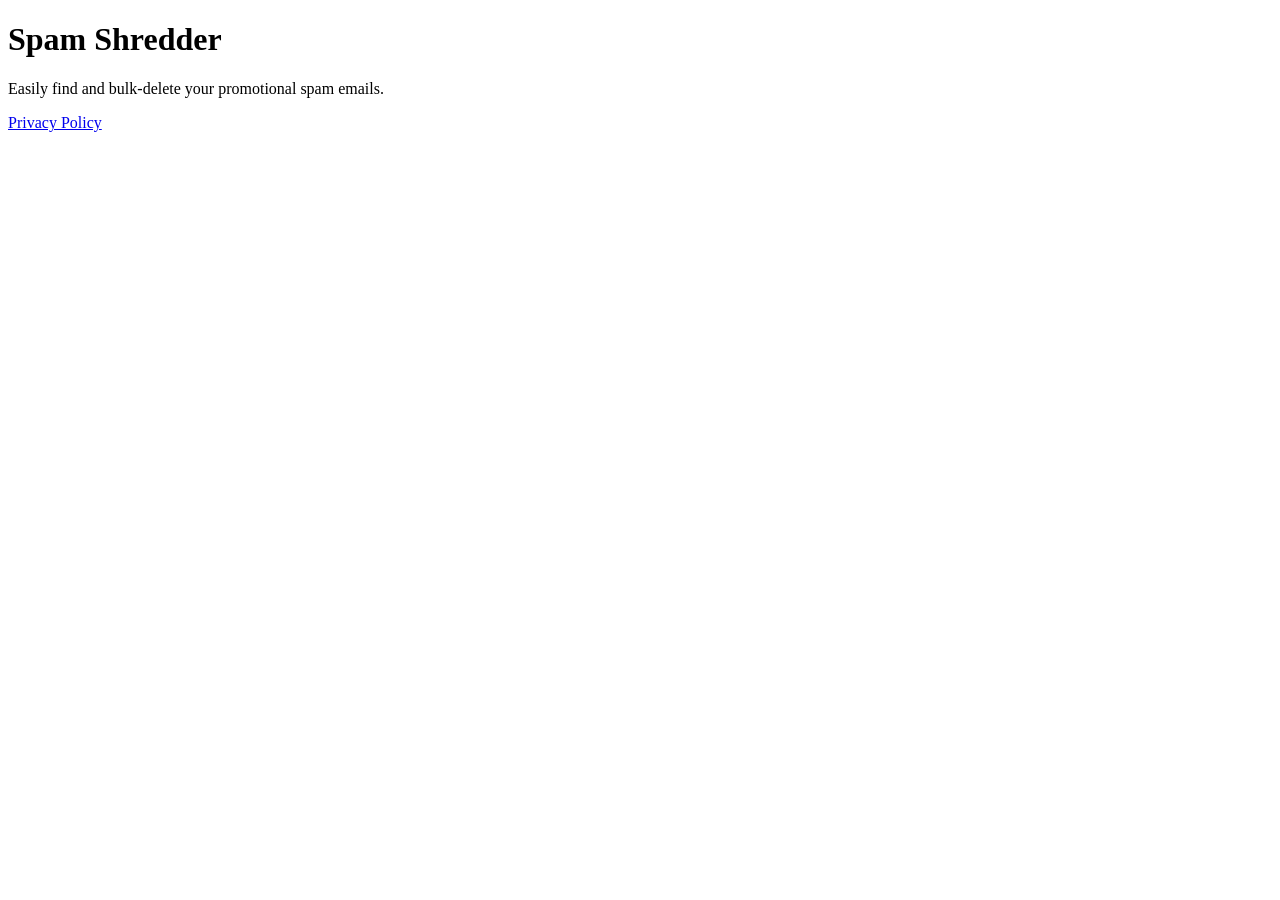
<file: index.html>
<!DOCTYPE html>
<html lang="en">
<head>
    <meta charset="UTF-8">
    <title>Spam Shredder</title>
    <meta name="google-site-verification" content="kO_IOALw2eOtfeAsQUVSgMB3AZ-co98NNyhjLirMtd8" />
</head>
<body>
    <h1>Spam Shredder</h1>
    <p>Easily find and bulk-delete your promotional spam emails.</p>
    <a href="/SpamShredder/PRIVACY.md">Privacy Policy</a>
</body>
</html>
</file>
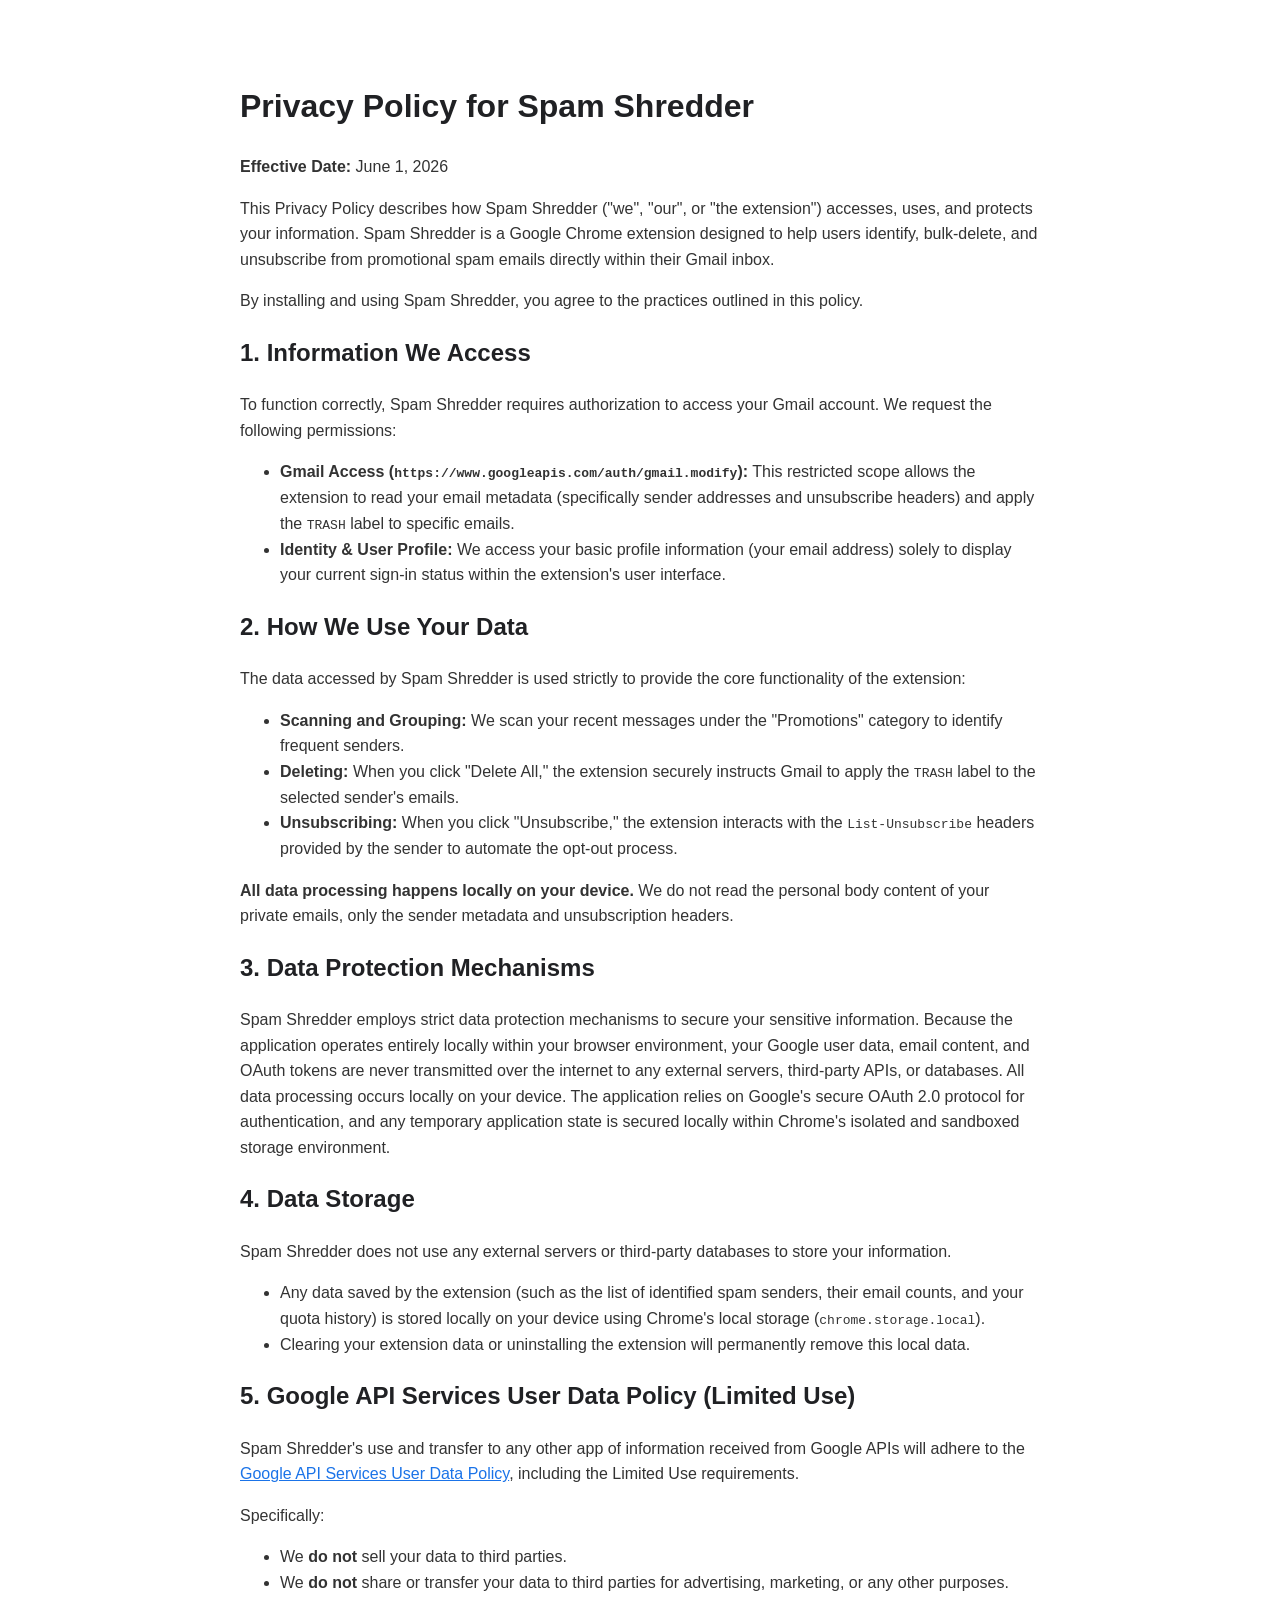
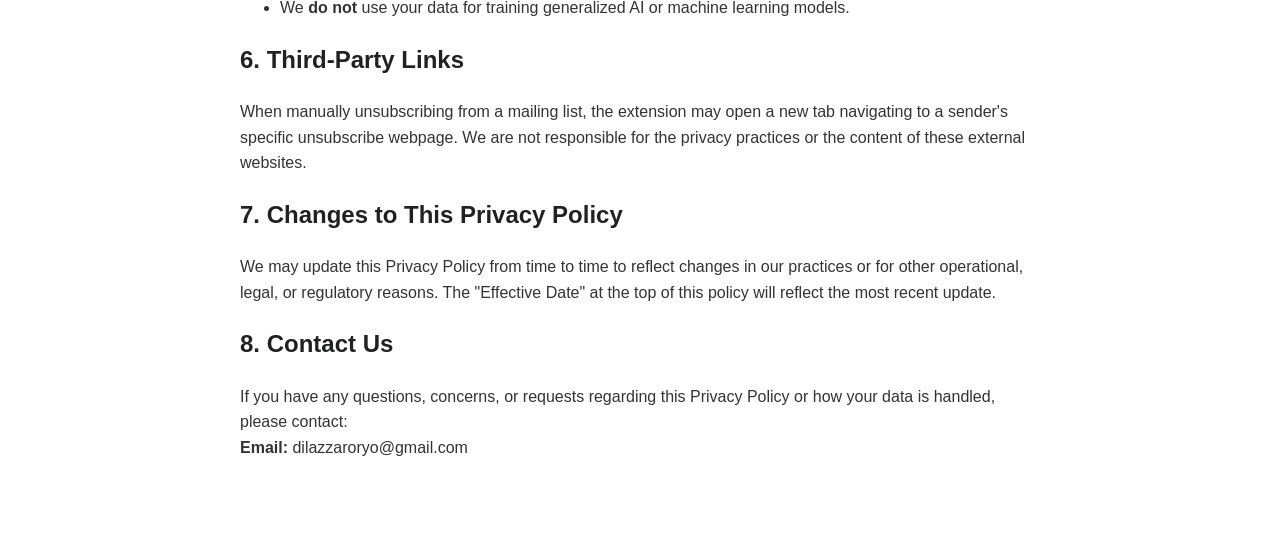
<file: privacy.html>
<!DOCTYPE html>
<html lang="en">
<head>
    <meta charset="UTF-8">
    <meta name="viewport" content="width=device-width, initial-scale=1.0">
    <title>Privacy Policy - Spam Shredder</title>
    <style>
        body { font-family: Arial, sans-serif; line-height: 1.6; max-width: 800px; margin: 40px auto; padding: 20px; color: #333; }
        h1, h2 { color: #202124; }
        a { color: #1a73e8; }
    </style>
</head>
<body>

    <h1>Privacy Policy for Spam Shredder</h1>
    <p><strong>Effective Date:</strong> June 1, 2026</p>

    <p>This Privacy Policy describes how Spam Shredder ("we", "our", or "the extension") accesses, uses, and protects your information. Spam Shredder is a Google Chrome extension designed to help users identify, bulk-delete, and unsubscribe from promotional spam emails directly within their Gmail inbox.</p>
    <p>By installing and using Spam Shredder, you agree to the practices outlined in this policy.</p>

    <h2>1. Information We Access</h2>
    <p>To function correctly, Spam Shredder requires authorization to access your Gmail account. We request the following permissions:</p>
    <ul>
        <li><strong>Gmail Access (<code>https://www.googleapis.com/auth/gmail.modify</code>):</strong> This restricted scope allows the extension to read your email metadata (specifically sender addresses and unsubscribe headers) and apply the <code>TRASH</code> label to specific emails.</li>
        <li><strong>Identity & User Profile:</strong> We access your basic profile information (your email address) solely to display your current sign-in status within the extension's user interface.</li>
    </ul>

    <h2>2. How We Use Your Data</h2>
    <p>The data accessed by Spam Shredder is used strictly to provide the core functionality of the extension:</p>
    <ul>
        <li><strong>Scanning and Grouping:</strong> We scan your recent messages under the "Promotions" category to identify frequent senders.</li>
        <li><strong>Deleting:</strong> When you click "Delete All," the extension securely instructs Gmail to apply the <code>TRASH</code> label to the selected sender's emails.</li>
        <li><strong>Unsubscribing:</strong> When you click "Unsubscribe," the extension interacts with the <code>List-Unsubscribe</code> headers provided by the sender to automate the opt-out process.</li>
    </ul>
    <p><strong>All data processing happens locally on your device.</strong> We do not read the personal body content of your private emails, only the sender metadata and unsubscription headers.</p>

    <h2>3. Data Protection Mechanisms</h2>
    <p>Spam Shredder employs strict data protection mechanisms to secure your sensitive information. Because the application operates entirely locally within your browser environment, your Google user data, email content, and OAuth tokens are never transmitted over the internet to any external servers, third-party APIs, or databases. All data processing occurs locally on your device. The application relies on Google's secure OAuth 2.0 protocol for authentication, and any temporary application state is secured locally within Chrome's isolated and sandboxed storage environment.</p>

    <h2>4. Data Storage</h2>
    <p>Spam Shredder does not use any external servers or third-party databases to store your information.</p>
    <ul>
        <li>Any data saved by the extension (such as the list of identified spam senders, their email counts, and your quota history) is stored locally on your device using Chrome's local storage (<code>chrome.storage.local</code>).</li>
        <li>Clearing your extension data or uninstalling the extension will permanently remove this local data.</li>
    </ul>

    <h2>5. Google API Services User Data Policy (Limited Use)</h2>
    <p>Spam Shredder's use and transfer to any other app of information received from Google APIs will adhere to the <a href="https://developers.google.com/terms/api-services-user-data-policy" target="_blank">Google API Services User Data Policy</a>, including the Limited Use requirements.</p>
    <p>Specifically:</p>
    <ul>
        <li>We <strong>do not</strong> sell your data to third parties.</li>
        <li>We <strong>do not</strong> share or transfer your data to third parties for advertising, marketing, or any other purposes.</li>
        <li>We <strong>do not</strong> use your data for training generalized AI or machine learning models.</li>
    </ul>

    <h2>6. Third-Party Links</h2>
    <p>When manually unsubscribing from a mailing list, the extension may open a new tab navigating to a sender's specific unsubscribe webpage. We are not responsible for the privacy practices or the content of these external websites.</p>

    <h2>7. Changes to This Privacy Policy</h2>
    <p>We may update this Privacy Policy from time to time to reflect changes in our practices or for other operational, legal, or regulatory reasons. The "Effective Date" at the top of this policy will reflect the most recent update.</p>

    <h2>8. Contact Us</h2>
    <p>If you have any questions, concerns, or requests regarding this Privacy Policy or how your data is handled, please contact:<br>
    <strong>Email:</strong> dilazzaroryo@gmail.com</p>

</body>
</html>
</file>
